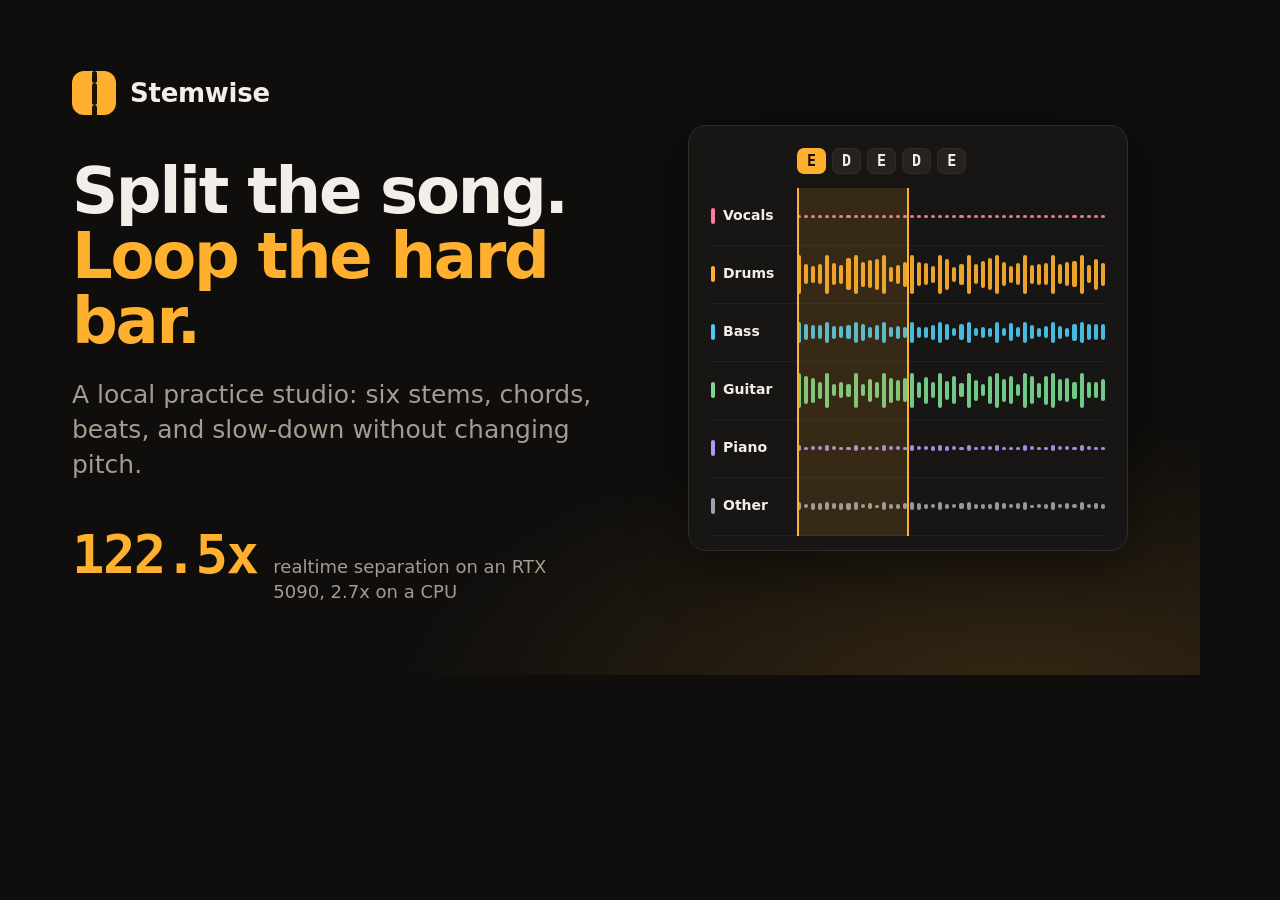
<file: scripts/social-card.html>
<!doctype html>
<meta charset="utf-8">
<title>Stemwise social card</title>
<style>
  :root { --bg:#0f0e0d; --panel:#181614; --line:#302c27; --text:#f3eee7; --muted:#a59c90; --accent:#ffb02e;
    --vocals:#ff7a9c; --drums:#ffb02e; --bass:#4cc9f0; --guitar:#7bd88f; --piano:#b794f6; --other:#9aa5b1; }
  * { box-sizing: border-box; margin: 0; }
  body { width: 1200px; height: 675px; background: var(--bg); color: var(--text); overflow: hidden;
    font: 16px/1.4 Inter, "Segoe UI", system-ui, "Noto Sans", sans-serif; position: relative; }
  .glow { position: absolute; inset: 0; background: radial-gradient(900px 420px at 85% 105%, rgb(255 176 46 / 16%), transparent 70%); }
  .wrap { position: relative; height: 100%; padding: 64px 72px; display: grid; grid-template-columns: 1fr 440px; gap: 56px; align-items: center; }
  .brand { display: flex; align-items: center; gap: 14px; font-weight: 700; font-size: 26px; letter-spacing: -.01em; }
  .logo { width: 44px; height: 44px; border-radius: 12px; background: var(--accent); display: grid; place-items: center; }
  .logo i { display: block; width: 5px; border-radius: 3px; background: #1a1200; margin: 0 2.5px; }
  h1 { font-size: 64px; line-height: 1.02; letter-spacing: -.035em; margin: 44px 0 22px; font-weight: 750; }
  h1 span { color: var(--accent); }
  p.sub { font-size: 25px; color: var(--muted); max-width: 580px; }
  .stat { margin-top: 46px; display: flex; align-items: baseline; gap: 16px; }
  .stat b { font: 700 54px/1 ui-monospace, "JetBrains Mono", Menlo, Consolas, monospace; color: var(--accent); letter-spacing: -.03em; }
  .stat em { font-style: normal; font-size: 18px; color: var(--muted); max-width: 300px; }
  .lanes { background: var(--panel); border: 1px solid var(--line); border-radius: 18px; padding: 22px 22px 14px; box-shadow: 0 18px 60px rgb(0 0 0 / 45%); }
  .lane { display: grid; grid-template-columns: 74px 1fr; gap: 12px; align-items: center; height: 58px; border-bottom: 1px solid #23201c; }
  .lane:last-child { border-bottom: 0; }
  .lane label { font-size: 14px; font-weight: 600; color: var(--text); display: flex; align-items: center; gap: 8px; }
  .lane label:before { content: ""; width: 4px; height: 16px; border-radius: 2px; background: var(--c); }
  .bars { display: flex; align-items: center; gap: 3px; height: 100%; }
  .bars i { flex: 1; background: var(--c); border-radius: 2px; opacity: .92; min-height: 2px; }
  .chords { display: flex; gap: 6px; margin: 0 0 14px 86px; font: 600 15px ui-monospace, Menlo, Consolas, monospace; }
  .chords span { background: #26221e; border: 1px solid var(--line); border-radius: 7px; padding: 3px 9px; }
  .chords span.on { background: var(--accent); color: #1a1200; border-color: transparent; }
  .loop { position: absolute; left: 0; width: 26%; top: 0; bottom: 0; }
  .grid { position: relative; }
  .lane:nth-child(odd) { background: transparent; }
  .region { position: absolute; left: 86px; width: 112px; top: 0; bottom: 0; background: rgb(255 176 46 / 13%); border-left: 2px solid var(--accent); border-right: 2px solid var(--accent); pointer-events: none; }
</style>
<div class="glow"></div>
<div class="wrap">
  <div>
    <div class="brand"><div class="logo"><i style="height:12px"></i><i style="height:22px"></i><i style="height:16px"></i></div>Stemwise</div>
    <h1>Split the song.<br><span>Loop the hard bar.</span></h1>
    <p class="sub">A local practice studio: six stems, chords, beats, and slow-down without changing pitch.</p>
    <div class="stat"><b>122.5x</b><em>realtime separation on an RTX 5090, 2.7x on a CPU</em></div>
  </div>
  <div class="lanes">
    <div class="chords"><span class="on">E</span><span>D</span><span>E</span><span>D</span><span>E</span></div>
    <div class="grid" id="grid"></div>
  </div>
</div>
<script>
  // deterministic pseudo-waveforms so the card is reproducible
  let seed = 7;
  const rnd = () => (seed = (seed * 16807) % 2147483647) / 2147483647;
  const lanes = [["Vocals", "--vocals", 0.05], ["Drums", "--drums", 0.85], ["Bass", "--bass", 0.45], ["Guitar", "--guitar", 0.75], ["Piano", "--piano", 0.12], ["Other", "--other", 0.18]];
  const grid = document.getElementById("grid");
  for (const [name, colour, level] of lanes) {
    const lane = document.createElement("div");
    lane.className = "lane";
    lane.style.setProperty("--c", `var(${colour})`);
    const bars = Array.from({ length: 44 }, (_, i) => {
      const hit = i % 4 === 0 ? 1 : 0.35 + rnd() * 0.5;
      return `<i style="height:${Math.max(3, Math.round(level * hit * 46))}px"></i>`;
    }).join("");
    lane.innerHTML = `<label>${name}</label><div class="bars">${bars}</div>`;
    grid.append(lane);
  }
  grid.insertAdjacentHTML("beforeend", '<div class="region"></div>');
</script>
</file>
